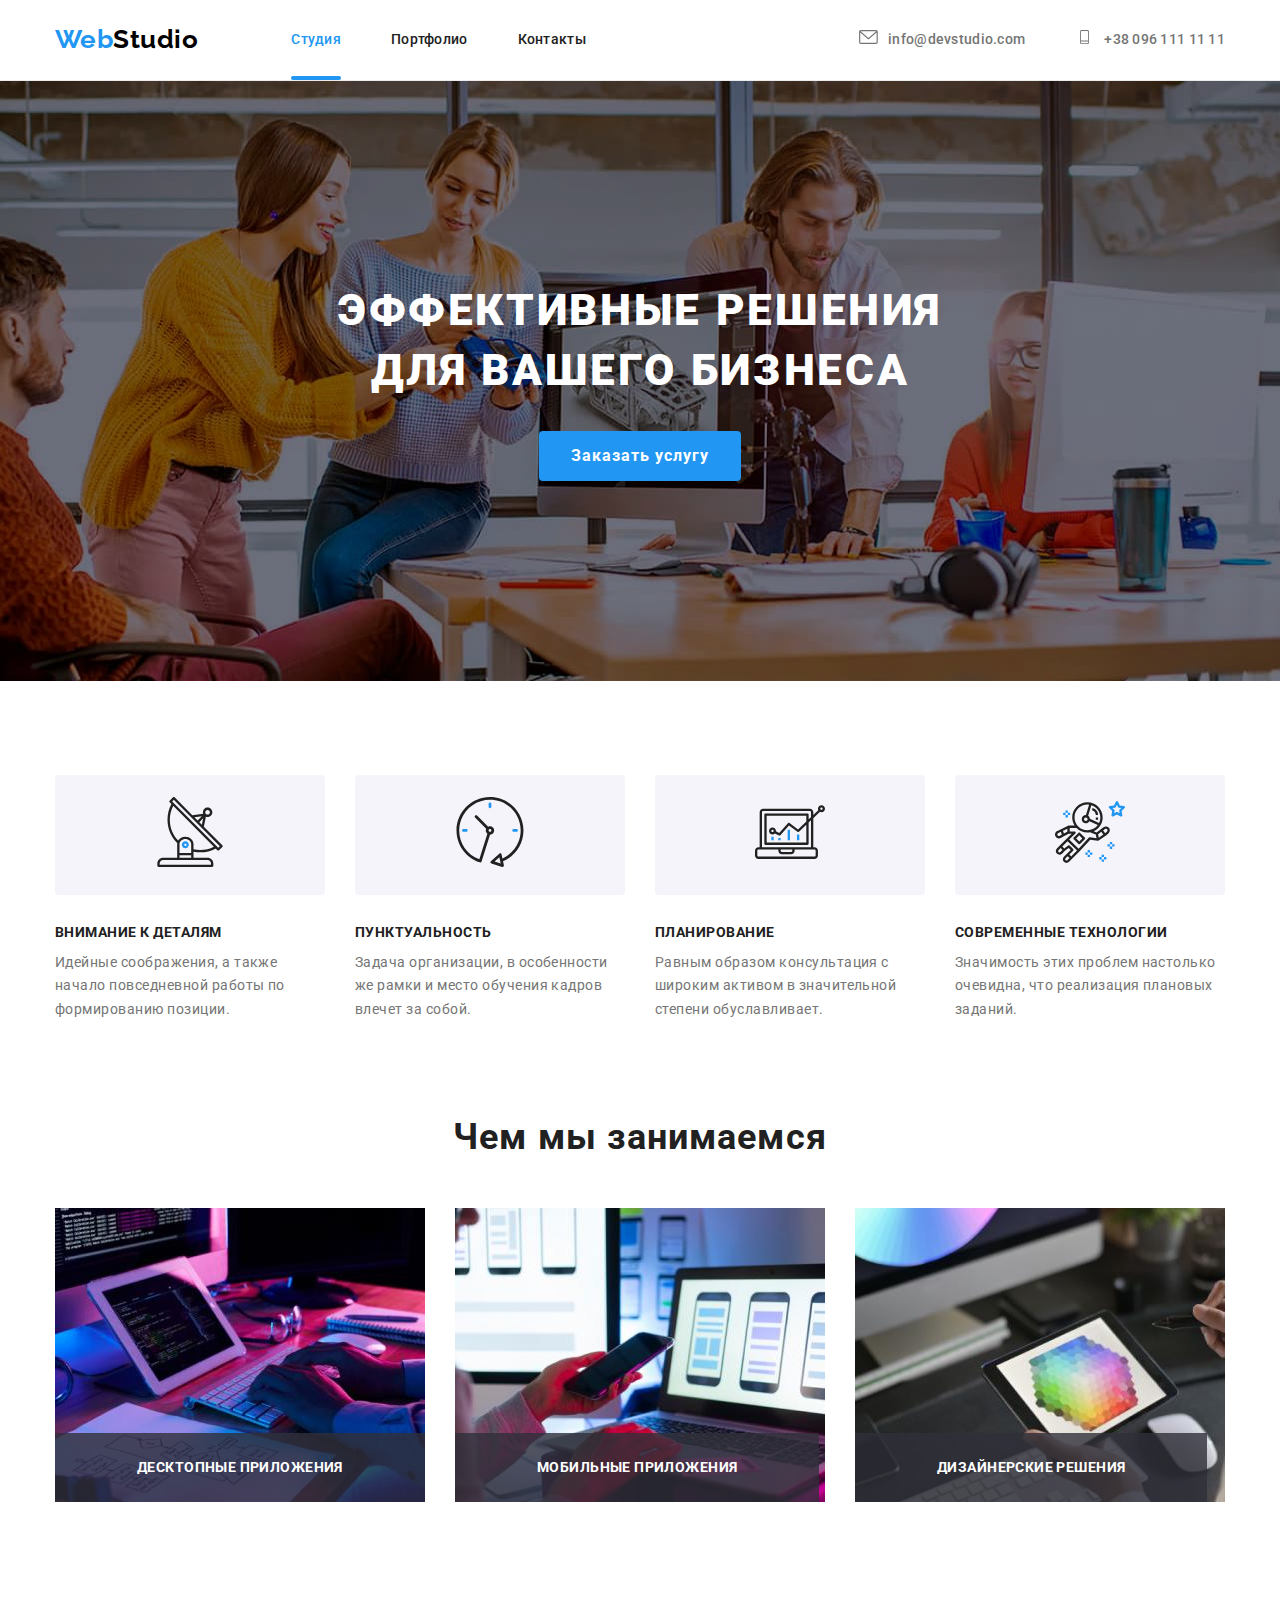
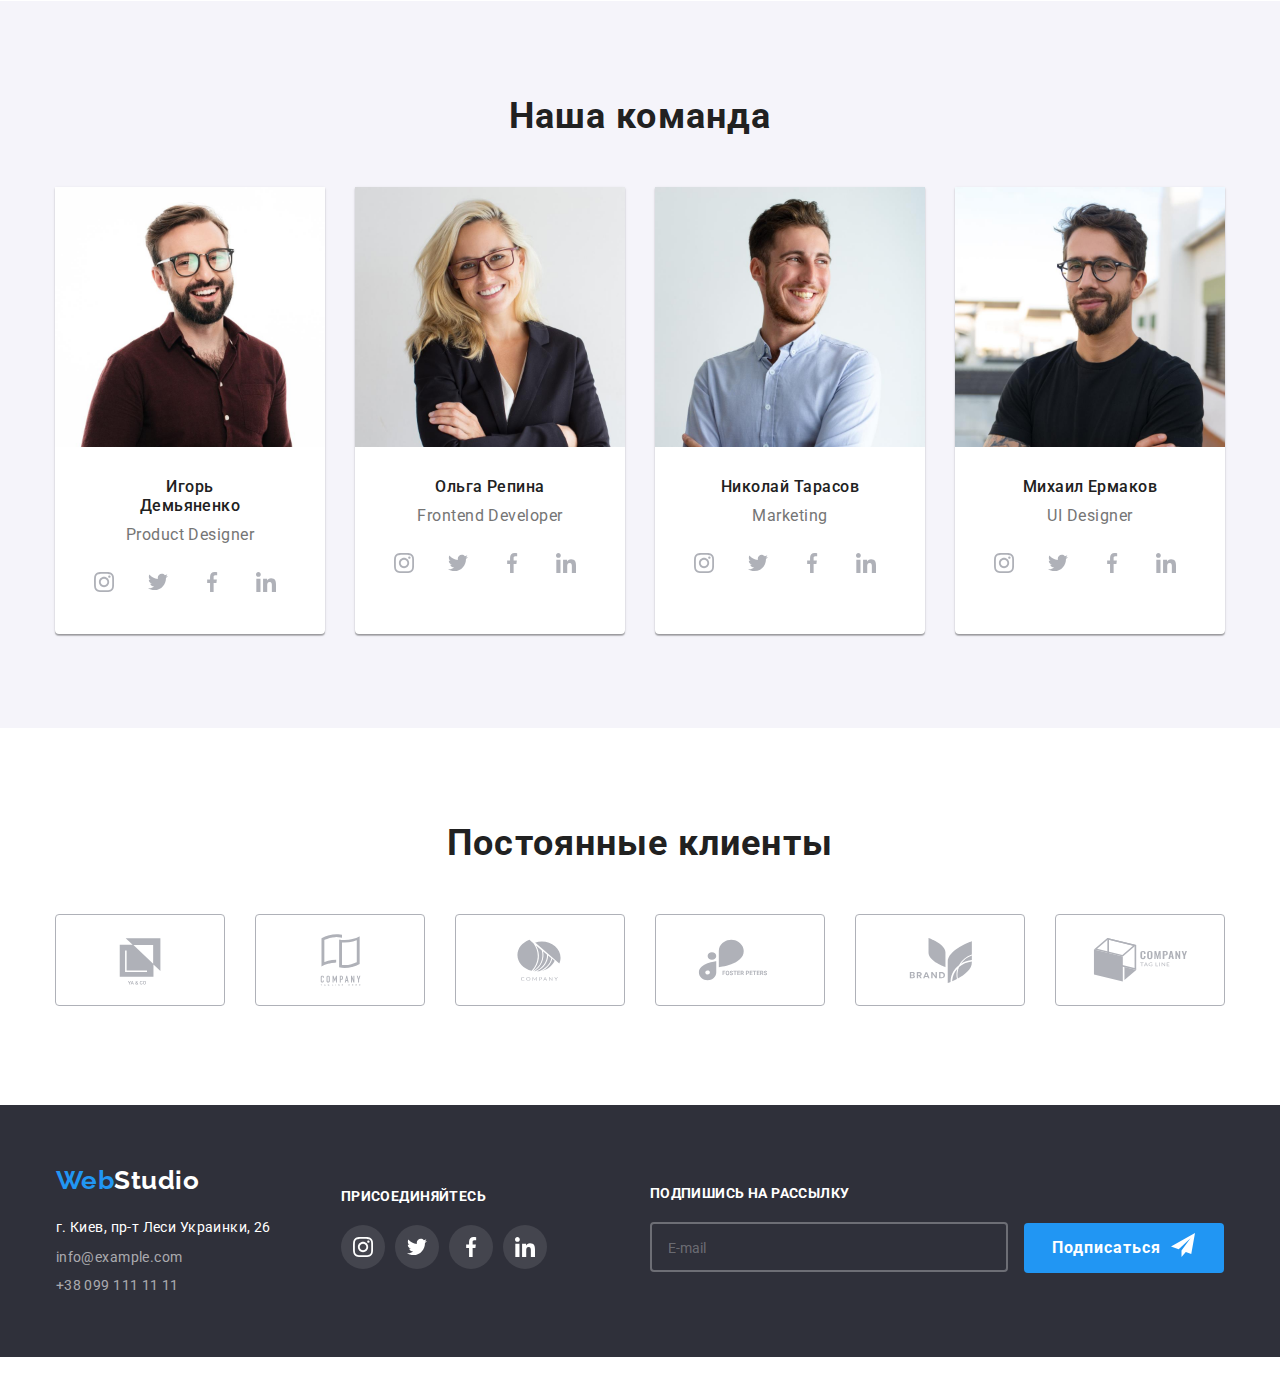
<file: index.html>
<!DOCTYPE html>
<html lang="ru">
<head>
    <meta charset="UTF-8">
    <meta http-equiv="X-UA-Compatible" content="IE=edge">
    <meta name="viewport" content="width=device-width, initial-scale=1.0">
    <link rel="preconnect" href="https://fonts.googleapis.com">
    <link rel="preconnect" href="https://fonts.gstatic.com" crossorigin>
    <link href="https://fonts.googleapis.com/css2?family=Raleway:wght@700&family=Roboto:wght@400;500;700;900&display=swap"
      rel="stylesheet">
    <link rel="stylesheet" href="https://cdnjs.cloudflare.com/ajax/libs/modern-normalize/1.1.0/modern-normalize.min.css">
    <link rel="stylesheet" href="./css/styles.css"/>
    <title>ВЕБ СТУДИЯ</title>
</head>
<body>
    <header class="header-page">
      <div class="container header-flex">
        <a href="./index.html" class="logo primary">Web<span class="part">Studio</span></a>
        <nav class="header-nav">
          <ul class="header-list list">
            <li class="header-item"><a href="./index.html" class="menu current">Студия</a></li>
            <li class="header-item"><a href="./portfolio.html" class="menu">Портфолио</a></li>
            <li class="header-item"><a href="" class="menu">Контакты</a></li>
          </ul>
        </nav>
          <ul class="contacts-list list">
            <li class="contact-item"><a href="mailto:info@devstudio.com" class="link mail">
              <svg class="mail-icon" width="19" height="14">
                <use href="./images/symbol-defs.svg#icon-envelope"></use>
              </svg>info@devstudio.com</a></li>
            <li class="contact-item"><a href="tel:+380961111111" class="link">
              <svg class="phone-icon" width="19" height="14">
                <use href="./images/symbol-defs.svg#icon-phone"></use>
              </svg>+38 096 111 11 11</a></li>
          </ul>
      </div>
    </header>
  <main>
<!--                       SECTION HERO                     -->
      
    <section class="hero">
          <h1 class="hero-title">Эффективные решения <br>для вашего бизнеса</h1>
          <button type="button" class="button" data-modal-open>Заказать услугу</button>
    </section>
          <!--                   SECTION DESCRIPTION              -->
    <section class="benefits">
        <h2 class="visually-hidden">Наши преимущества</h2>
        <div class="container benefits">
        <ul class="benefits list">
            <li class="benefits-item">
              <div class="benefits-item-wrap">
                <a href="#"><svg class="benefits-item-icon" width="70" height="70">
                    <use href="./images/symbol-defs.svg#icon-antenna">
                </a>
              </div>
                <h3 class="title">Внимание к деталям</h3>
                <p class="content">Идейные соображения, а также начало повседневной работы по формированию позиции.</p>
            </li>
            <li class="benefits-item">
              <div class="benefits-item-wrap">
                <a href=""><svg class="benefits-item-icon" width="70" height="70">
                    <use href="./images/symbol-defs.svg#icon-clock"></a></div>
                <h3 class="title">Пунктуальность</h3>
                <p class="content">Задача организации, в особенности же рамки и место обучения кадров влечет за собой.</p>
            </li>
            <li class="benefits-item">
              <div class="benefits-item-wrap">
              <a href=""><svg class="benefits-item-icon" width="70" height="70">
                  <use href="./images/symbol-defs.svg#icon-diagram"></a></div>
                <h3 class="title">Планирование</h3>
                <p class="content">Равным образом консультация с широким активом в значительной степени обуславливает.</p>
            </li>
            <li class="benefits-item">
              <div class="benefits-item-wrap">
                <a href=""><svg class="benefits-item-icon" width="70" height="70">
                    <use href="./images/symbol-defs.svg#icon-astronaut"></a></div>
                <h3 class="title">Современные технологии</h3>
                <p class="content">Значимость этих проблем настолько очевидна, что реализация плановых заданий.</p>
            </li>
        </ul>
        </div>

      <h2 class="development-title">Чем мы занимаемся</h2>
    <div class="container development">
      <ul class="development list">
          <li class="development-item">
            <div class="development-wrap">
            <img src="./images/box1.jpg" width=370 alt="вэб разработка">
            <p class="development-content">ДЕСКТОПНЫЕ ПРИЛОЖЕНИЯ</p></div></li>
          <li class="development-item">
            <div class="development-wrap">
            <img src="./images/box2.jpg" width=370 alt="мобильная разработка">
            <p class="development-content">МОБИЛЬНЫЕ ПРИЛОЖЕНИЯ</p></div></li>
          <li class="development-item">
            <div class="development-wrap">
            <img src="./images/box3.jpg" width=370 alt="адаптивный дизайн">
            <p class="development-content">ДИЗАЙНЕРСКИЕ РЕШЕНИЯ</p></div></li>
      </ul>
    </div>
  </section>
   
    

    <!--             Section Our Team                    -->
    
    <section class="section-team">
      <div class="container team">
      <h2 class="team-title">Наша команда</h2>
        <ul class="team-list list">
          <li class="team-item">
              <img class="team-img" src="./images/igor-photo.jpg" width=270 alt="продук дизайнер">
             <div class="employee">
              <h3 class="team-member">Игорь Демьяненко</h3>
              <p class="member-position">Product Designer</p>
              <ul class="member-social-list list">
                <li class="member-social-items">
                  <a href="" class="member-social-link">
                    <svg class="member-social-icon" width="20" height="20">
                      <use href="./images/symbol-defs.svg#icon-instagram">
                  </a>
                </li>
                <li class="member-social-items"><a href="#" class="member-social-link">
                  <svg class="member-social-icon" width="20" height="20">
                    <use href="./images/symbol-defs.svg#icon-twitter">
                    </a>
                  </li>
                <li class="member-social-items"><a href="#" class="member-social-link">
                  <svg class="member-social-icon" width="20" height="20">
                    <use href="./images/symbol-defs.svg#icon-facebook">
                    </a>
                  </li>
                <li class="member-social-items"><a href="#" class="member-social-link">
                  <svg class="member-social-icon" width="20" height="20">
                    <use href="./images/symbol-defs.svg#icon-linkedin">
                    </a>
                  </li>
              </ul>
            </div>
          </li>
          <li class="team-item">
              <img class="team-img" src="./images/olga-photo.jpg" width=270 alt="фронтэнд разработчик">
             <div class="employee">
              <h3 class="team-member">Ольга Репина</h3>
              <p class="member-position">Frontend Developer</p>
              <ul class="member-social-list list">
                <li class="member-social-items">
                  <a href="#" class="member-social-link">
                    <svg class="member-social-icon" width="20" height="20">
                      <use href="./images/symbol-defs.svg#icon-instagram">
                  </a>
                </li>
                <li class="member-social-items"><a href="#" class="member-social-link">
                  <svg class="member-social-icon" width="20" height="20">
                    <use href="./images/symbol-defs.svg#icon-twitter">
                    </a>
                  </li>
                <li class="member-social-items"><a href="#" class="member-social-link">
                  <svg class="member-social-icon" width="20" height="20">
                    <use href="./images/symbol-defs.svg#icon-facebook">
                    </a>
                  </li>
                <li class="member-social-items"><a href="#" class="member-social-link">
                  <svg class="member-social-icon" width="20" height="20">
                    <use href="./images/symbol-defs.svg#icon-linkedin">
                    </a>
                  </li>
              </ul>
            </div>
          </li>
          <li class="team-item">
              <img class="team-img" src="./images/mykola-photo.jpg" width=270 alt="маркетинг">
              <div class="employee">
                <h3 class="team-member">Николай Тарасов</h3>
                <p class="member-position">Marketing</p>
                <ul class="member-social-list list">
                  <li class="member-social-items">
                    <a href="" class="member-social-link">
                      <svg class="member-social-icon" width="20" height="20">
                        <use href="./images/symbol-defs.svg#icon-instagram">
                    </a>
                  </li>
                  <li class="member-social-items"><a href="" class="member-social-link">
                    <svg class="member-social-icon" width="20" height="20">
                      <use href="./images/symbol-defs.svg#icon-twitter">
                      </a>
                    </li>
                  <li class="member-social-items"><a href="" class="member-social-link">
                    <svg class="member-social-icon" width="20" height="20">
                      <use href="./images/symbol-defs.svg#icon-facebook">
                      </a>
                    </li>
                  <li class="member-social-items"><a href="" class="member-social-link">
                    <svg class="member-social-icon" width="20" height="20">
                      <use href="./images/symbol-defs.svg#icon-linkedin">
                      </a>
                    </li>
                </ul>
              </div>
          </li>
          <li class="team-item">
              <img class="team-img" src="./images/mychail-photo.jpg" width=270 alt="дизайнер">
              <div class="employee">
                <h3 class="team-member">Михаил Ермаков</h3>
                <p class="member-position">UI Designer</p>
                <ul class="member-social-list list">
                  <li class="member-social-items">
                    <a href="" class="member-social-link">
                      <svg class="member-social-icon" width="20" height="20">
                        <use href="./images/symbol-defs.svg#icon-instagram">
                    </a>
                  </li>
                  <li class="member-social-items"><a href="" class="member-social-link">
                    <svg class="member-social-icon" width="20" height="20">
                      <use href="./images/symbol-defs.svg#icon-twitter">
                      </a>
                    </li>
                  <li class="member-social-items"><a href="" class="member-social-link">
                    <svg class="member-social-icon" width="20" height="20">
                      <use href="./images/symbol-defs.svg#icon-facebook">
                      </a>
                    </li>
                  <li class="member-social-items"><a href="" class="member-social-link">
                    <svg class="member-social-icon" width="20" height="20">
                      <use href="./images/symbol-defs.svg#icon-linkedin">
                      </a>
                    </li>
                </ul>
              </div>
        </ul>
      </div>
    </section>
     <!--                   SECTION REGULAR CUSTOMERS             -->

     <section class="our-customers">
      <h2 class="customers-title">Постоянные клиенты</h2>
      <div class="container customers">
        <ul class="customers-list list">
<li class="customers-item">
<a href="" class="customers-item-link"><svg class="customers-item-icon">
              <use href="./images/symbol-defs.svg#icon-logo-1" width="106" height="60"></a></li>
<li class="customers-item">
            <a href="" class="customers-item-link"><svg class="customers-item-icon">
              <use href="./images/symbol-defs.svg#icon-logo-2" width="106" height="60"></a></li>
<li class="customers-item">
            <a href="" class="customers-item-link"><svg class="customers-item-icon">
              <use href="./images/symbol-defs.svg#icon-logo-3" width="106" height="60"></a></li>
<li class="customers-item">
          <a href="" class="customers-item-link"><svg class="customers-item-icon">
            <use href="./images/symbol-defs.svg#icon-logo-4" width="106" height="60"></a></li>
<li class="customers-item">
          <a href="" class="customers-item-link"><svg class="customers-item-icon">
          <use href="./images/symbol-defs.svg#icon-logo-5" width="106" height="60"></a></li>
          
<li class="customers-item">
          <a href="" class="customers-item-link"><svg class="customers-item-icon">
          <use href="./images/symbol-defs.svg#icon-logo-6" width="106" height="60"></a></li>
      </ul>
    </div>
    </section>
  </main>

<!--  SECTION FOOTER  -->

    <footer class="footer section">
      <div class="right-footer-wrapper container">
        <div class="left-footer">
          <a href="./index.html" class="logo secondary">Web<span class="part">Studio</span></a>
          <address>
            <ul class="address list">
              <li class="item-li"><a href="" class="post">г. Киев, пр-т Леси Украинки, 26</a></li>
              <li class="item-li"><a href="mailto:info@example.com" class="item">info@example.com</a></li>
              <li class="item-li"><a href="tel:+380991111111" class="item">+38 099 111 11 11</a></li>
            </ul>
         </address>
        </div>
        <div class="center-footer">
          <h2 class="footer-social-title">Присоединяйтесь</h2>
          <ul class="footer-social-links list">        
          <li class="footer-social-items"><a href="" class="footer-social-link">
              <svg class="footer-social-icon" width="20" height="20">
                <use href="./images/symbol-defs.svg#icon-instagram"></a>
          </li>
          <li class="footer-social-items"><a href="" class="footer-social-link">
            <svg class="footer-social-icon" width="20" height="20">
              <use href="./images/symbol-defs.svg#icon-twitter"></a>
            </li>
          <li class="footer-social-items"><a href="" class="footer-social-link">
            <svg class="footer-social-icon" width="20" height="20">
              <use href="./images/symbol-defs.svg#icon-facebook"></a>
            </li>
          <li class="footer-social-items"><a href="" class="footer-social-link">
            <svg class="footer-social-icon" width="20" height="20">
              <use href="./images/symbol-defs.svg#icon-linkedin"></a>
            </li>
        </ul>
        </div>
        <div class="right-footer">
          <h2 class="footer-social-title">ПОДПИШИСЬ НА РАССЫЛКУ</h2>
          <input class="subscraber-input" type="email" name="" placeholder="E-mail" required value="" minlength="5" maxlength="20" />
          <button class="button submit" type="submit">
            <span class="button-text">Подписаться</span>
            <span class="icon-button">
              <svg class="icon-send">
                <use href="./images/symbol-defs.svg#]icon-send" width="24" height="24">
                </use>
              </svg>
            </span>
          </button>
        </div>
      </div>
           <!-- MODAL SECTION -->
           <div class="backdrop is-hidden" data-modal>
            <div class="modal">
              <button data-modal-close class="modal-close-btn">
                <svg class="close-icon"><use href="./images/symbol-defs.svg#icon-close" width="11" height="11"></use></button>
               <p class="modal-title">Оставьте свои данные, мы вам перезвоним</p>
               <form class="form" autocomplete="off">
                     <label class="form-field" for="name">
                      <span class="form-label">Имя</span> 
                      <div class="input-wrap">
                        <input type="text" class="form-input" name="name" placeholder=" "/>
                        <svg class="icon-modal"><use href="./images/symbol-defs.svg#icon-person-modal" width="18" height="18">
                        </use></svg>
                      </div>
                     </label>
                     <label class="form-field" for="name">
                      <span class="form-label">Телефон</span>
                      <div class="input-wrap">
                       <input type="phone" class="form-input" name="phone" placeholder=" "/>
                       <svg class="icon-modal"><use href="./images/symbol-defs.svg#icon-phone-modal" width="18" height="18">
                       </use></svg>
                      </div>
                     </label>
                     <label class="form-field" for="name">
                      <span class="form-label">Почта</span>
                      <div class="input-wrap">
                        <input type="email" class="form-input" name="email" placeholder=" " />
                       <svg class="icon-modal"><use href="./images/symbol-defs.svg#icon-email-modal" width="18" height="18">
                       </use></svg>
                      </div>
                     </label>
                     <label>
                       <textarea class="form-feedback" placeholder="Введите текст"></textarea>
                       <span class="textarea-title">Комментарий</span>
                      </label>
                           <div class="modal-field">
                               <input type="checkbox" class="modal-check visually-hidden" name="agree" id="agree"/>
                               <label for="agree" class="modal-check-text">
                                 Cоглашаюсь с рассылкой и принимаю&nbsp;
                                 <a class="policy" href="#">Условия Договора</a>
                               </label>
                           </div>
                         <span class="button-modal"><button class="button modal" type="submit" data-modal-close>Отправить</button></span>
               </form>
             </div>
           </div>
      </footer>
<script src="./js/modal.js">
</script>
</body>
</html>
</file>
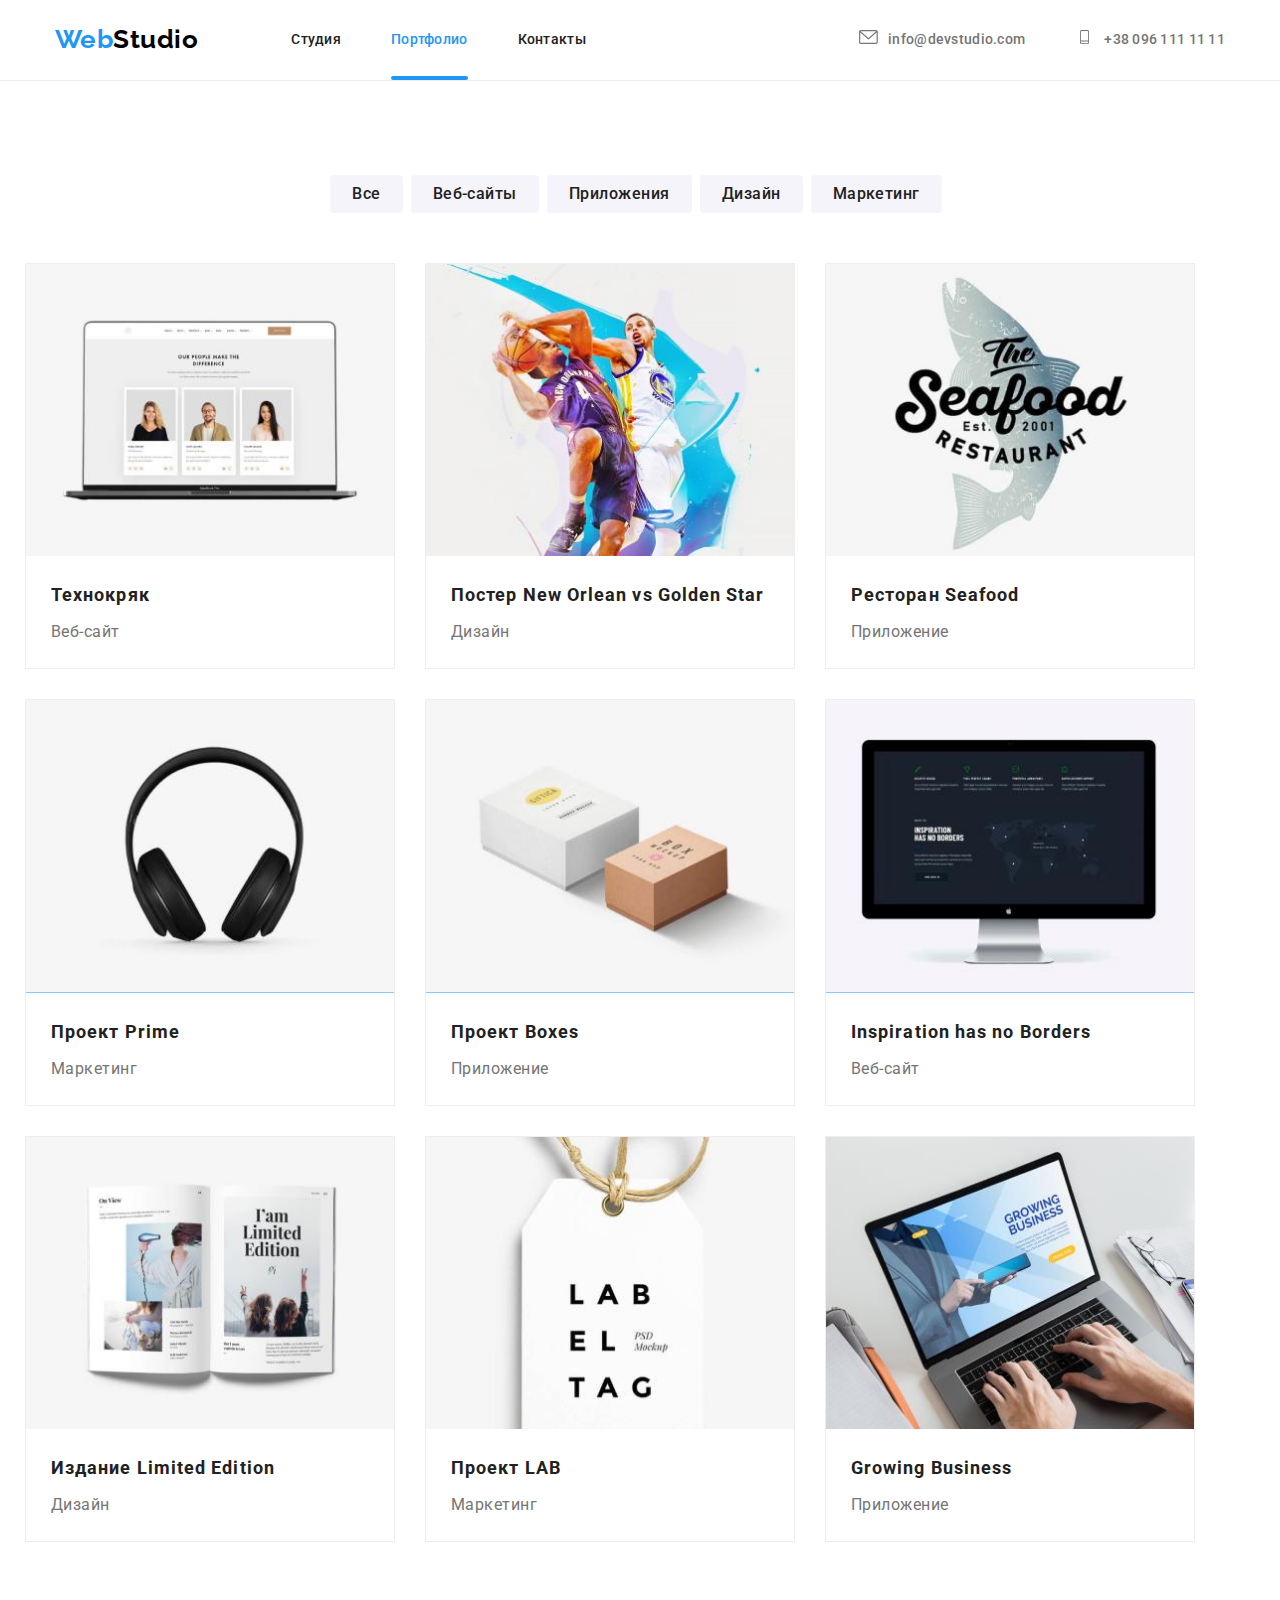
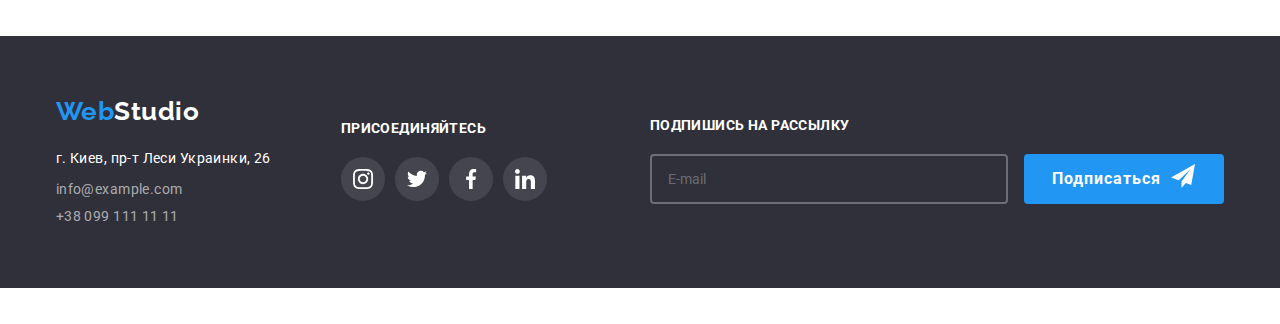
<file: portfolio.html>
<!DOCTYPE html>
<html lang="ru">

<head>
    <meta charset="UTF-8">
    <meta http-equiv="X-UA-Compatible" content="IE=edge">
    <meta name="viewport" content="width=device-width, initial-scale=1.0">
    <link rel="preconnect" href="https://fonts.googleapis.com">
    <link rel="preconnect" href="https://fonts.gstatic.com" crossorigin>
    <link
        href="https://fonts.googleapis.com/css2?family=Raleway:wght@700&family=Roboto:wght@400;500;700;900&display=swap"
        rel="stylesheet">
    <link rel="stylesheet"
        href="https://cdnjs.cloudflare.com/ajax/libs/modern-normalize/1.1.0/modern-normalize.min.css">
    <link rel="stylesheet" href="./css/styles.css" />
    <title>ВЕБ СТУДИЯ</title>
</head>
<body>
  <header class="header-page">
    <div class="container header-flex">
      <a href="./index.html" class="logo primary">Web<span class="part">Studio</span></a>
      <nav class="header-nav">
        <ul class="header-list list">
          <li class="header-item"><a href="./index.html" class="menu">Студия</a></li>
          <li class="header-item"><a href="./portfolio.html" class="menu current">Портфолио</a></li>
          <li class="header-item"><a href="" class="menu">Контакты</a></li>
        </ul>
      </nav>
        <ul class="contacts-list list">
          <li class="contact-item"><a href="mailto:info@devstudio.com" class="link mail">
            <svg class="mail-icon" width="19" height="14">
              <use href="./images/symbol-defs.svg#icon-envelope"></use>
            </svg>info@devstudio.com</a></li>
          <li class="contact-item"><a href="tel:+380961111111" class="link">
            <svg class="phone-icon" width="19" height="14">
              <use href="./images/symbol-defs.svg#icon-phone"></use>
            </svg>+38 096 111 11 11</a></li>
        </ul>
    </div>
  </header>
    <main>
        <!--                  NAVIGATION PORTFOLIO                      -->
        <section>
        <h1 class="visually-hidden ">Навигация по портфолио</h1>
        <div class="container">
            <ul class="portfolio portfolio-nav list">
                <li class="item"><button type="button" class="link">Все</button></li>
                <li class="item"><button type="button" class="link">Веб-сайты</button></li>
                <li class="item"><button type="button" class="link">Приложения</button></li>
                <li class="item"><button type="button" class="link">Дизайн</button></li>
                <li class="item"><button type="button" class="link">Маркетинг</button></li>
            </ul>
        </div>
        <!--                   EXAMPLES GRID                            -->
        <div class="container examples">
            <ul class="examples-nav list">
                <li class="flex-elements">
                  <div class="examples-item-wrap">
                    <a class="examples link" href=""><img src="./images/technokryak.jpg" width=370 alt="Технокряк вэбсайт">
                      <p class="examples-content">Ресурс предлагает комплексные предложения с разным уровнем функционала и сервисов.
                        Все это позволит посетителю получить исчерпывающие сведения о компании или частном лице.</p></div>
                      <div class="examples-wrap">
                        <h2 class="title">Технокряк</h2>
                        <p class="content">Веб-сайт</p></div>
                    </a>
                </li>
                <li class="flex-elements">
                  <div class="examples-item-wrap">
                    <a class="examples link" href=""><img src="./images/poster.jpg" width=370 alt="Дизайн постер">
                     <p class="examples-content">Ресурс предлагает комплексные предложения с разным уровнем функционала и сервисов.
                        Все это позволит посетителю получить исчерпывающие сведения о компании или частном лице.</p></div>
                        <div class="examples-wrap">
                        <h2 class="title">Постер New Orlean vs Golden Star</h2>
                        <p class="content">Дизайн</p>
                    </div>
                    </a>
                </li>
                <li class="flex-elements">
                  <div class="examples-item-wrap">
                    <a class="examples link" href=""><img src="./images/seafood.jpg" width=370 alt="Ресторан">
                     <p class="examples-content">Ресурс предлагает комплексные предложения с разным уровнем функционала и сервисов.
                        Все это позволит посетителю получить исчерпывающие сведения о компании или частном лице.</p></div>
                        <div class="examples-wrap">
                        <h2 class="title">Ресторан Seafood</h2>
                        <p class="content">Приложение</p>
                    </div>
                    </a>
                </li>
                <li class="flex-elements">
                  <div class="examples-item-wrap">
                    <a class="examples link" href=""><img src="./images/project-prime.jpg" width=370 alt="Проект прайм">
                     <p class="examples-content">Ресурс предлагает комплексные предложения с разным уровнем функционала и сервисов.
                        Все это позволит посетителю получить исчерпывающие сведения о компании или частном лице.</p></div>
                        <div class="examples-wrap">
                        <h2 class="title">Проект Prime</h2>
                        <p class="content">Маркетинг</p>
                    </div>
                    </a>
                </li>
                <li class="flex-elements">
                  <div class="examples-item-wrap">
                    <a class="examples link" href=""><img src="./images/project-boxes.jpg" width=370 alt="проект боксес">
                     <p class="examples-content">Ресурс предлагает комплексные предложения с разным уровнем функционала и сервисов.
                        Все это позволит посетителю получить исчерпывающие сведения о компании или частном лице.</p></div>
                        <div class="examples-wrap">
                        <h2 class="title">Проект Boxes</h2>
                        <p class="content">Приложение</p>
                    </div>
                    </a>
                </li>
                <li class="flex-elements">
                  <div class="examples-item-wrap">
                    <a class="examples link" href=""><img src="./images/inspiration.jpg" width=370 alt="Вжохновение">
                     <p class="examples-content">Ресурс предлагает комплексные предложения с разным уровнем функционала и сервисов.
                        Все это позволит посетителю получить исчерпывающие сведения о компании или частном лице.</p></div>
                        <div class="examples-wrap">
                        <h2 class="title">Inspiration has no Borders</h2>
                        <p class="content">Веб-сайт</p>
                    </div>
                    </a>
                </li>
                <li class="flex-elements">
                  <div class="examples-item-wrap">
                    <a class="examples link" href=""><img src="./images/limited-edition.jpg" width=370 alt="Издание вэбсайт">
                      <p class="examples-content">Ресурс предлагает комплексные предложения с разным уровнем функционала и сервисов.
                        Все это позволит посетителю получить исчерпывающие сведения о компании или частном лице.</p></div>
                    <div class="examples-wrap">
                        <h2 class="title">Издание Limited Edition</h2>
                        <p class="content">Дизайн</p>
                    </div>
                    </a>
                </li>
                <li class="flex-elements">
                  <div class="examples-item-wrap">
                    <a class="examples link" href=""><img src="./images/project-lab.jpg" width=370 alt="Проект ЛАБ">
                    <p class="examples-content">Ресурс предлагает комплексные предложения с разным уровнем функционала и сервисов.
                        Все это позволит посетителю получить исчерпывающие сведения о компании или частном лице.</p></div>
                        <div class="examples-wrap">
                    <h2 class="title">Проект LAB</h2>
                    <p class="content">Маркетинг</p>
                   </div>
                    </a>
                </li>
                <li class="flex-elements">
                  <div class="examples-item-wrap">
                    <a class="examples link" href=""><img src="./images/growing-bussiness.jpg" width=370 alt="Растущий бизнес">
                     <p class="examples-content">Ресурс предлагает комплексные предложения с разным уровнем функционала и сервисов.
                        Все это позволит посетителю получить исчерпывающие сведения о компании или частном лице.</p></div>
                        <div class="examples-wrap">
                        <h2 class="title">Growing Business</h2>
                        <p class="content">Приложение</p>
                    </div>
                    </a>
                </li>
            </ul>
        </div>
        </section>
    </main>
      <!--  SECTION FOOTER  -->
      <footer class="footer section">
        <div class="right-footer-wrapper container">
          <div class="left-footer">
            <a href="./index.html" class="logo secondary">Web<span class="part">Studio</span></a>
            <address>
              <ul class="address list">
                <li class="item-li"><a href="" class="post">г. Киев, пр-т Леси Украинки, 26</a></li>
                <li class="item-li"><a href="mailto:info@example.com" class="item">info@example.com</a></li>
                <li class="item-li"><a href="tel:+380991111111" class="item">+38 099 111 11 11</a></li>
              </ul>
           </address>
          </div>
          <div class="center-footer">
            <h2 class="footer-social-title">Присоединяйтесь</h2>
            <ul class="footer-social-links list">        
            <li class="footer-social-items"><a href="" class="footer-social-link">
                <svg class="footer-social-icon" width="20" height="20">
                  <use href="./images/symbol-defs.svg#icon-instagram"></a>
            </li>
            <li class="footer-social-items"><a href="" class="footer-social-link">
              <svg class="footer-social-icon" width="20" height="20">
                <use href="./images/symbol-defs.svg#icon-twitter"></a>
              </li>
            <li class="footer-social-items"><a href="" class="footer-social-link">
              <svg class="footer-social-icon" width="20" height="20">
                <use href="./images/symbol-defs.svg#icon-facebook"></a>
              </li>
            <li class="footer-social-items"><a href="" class="footer-social-link">
              <svg class="footer-social-icon" width="20" height="20">
                <use href="./images/symbol-defs.svg#icon-linkedin"></a>
              </li>
          </ul>
          </div>
          <div class="right-footer">
            <h2 class="footer-social-title">ПОДПИШИСЬ НА РАССЫЛКУ</h2>
            <input class="subscraber-input" type="email" name="" placeholder="E-mail" required value="" minlength="5" maxlength="20" />
            <button class="button submit" type="submit">
              <span class="button-text">Подписаться</span>
              <span class="icon-button">
                <svg class="icon-send">
                  <use href="./images/symbol-defs.svg#]icon-send" width="24" height="24">
                  </use>
                </svg>
              </span>
            </button>
          </div>
        </div>
        </footer>
    </body>
</html>
</file>
<file: css/styles.css>
:root {
  --primary-text-color: #212121;
  --secondary-text-color:#757575;
  --accent-text-color: #2196f3;
  --bg-primary-color: #ffffff;
  --bg-secondary-color: #f5f4fa;
  --bg-footer-color: #2f303a;
}

h1, h2, h3, p, ul {
margin: 0;
}

img {
  display: block;
  width: 100%;
  height: auto;
}

a,
a:visited {
  cursor: pointer;

  -webkit-transition: 1s ease-in-out;
       -moz-transition: 1s ease-in-out;
        -ms-transition: 1s ease-in-out;
         -o-transition: 1s ease-in-out;
            transition: 1s ease-in-out;
}

a:hover,
a:active {
  text-decoration: none;
  opacity: 0.8;
  cursor: pointer;
  
  -webkit-transition: 1s ease-in-out;
       -moz-transition: 1s ease-in-out;
        -ms-transition: 1s ease-in-out;
         -o-transition: 1s ease-in-out;
            transition: 1s ease-in-out;
}

ul, ol {
  margin: 0;
  padding: 0;
}

button {
  padding: 0;
  border: none;
  font: inherit;
  color: inherit;
  background-color: transparent;
  cursor: pointer;
}

.button {
transition-property: background-color;
transition-duration: 250ms;
transition-timing-function: cubic-bezier(0.4, 0, 0.2, 1);
-moz-transition: background-color 0.8s 0.1s ease;
-o-transition: background-color 0.8s 0.1s ease;
-webkit-transition: background-color 0.8s 0.1s ease;

}

address {
  font-style: normal;
}

.link {
  text-decoration: none;

  transition-property: color;
  transition-duration: 250ms;
  transition-timing-function: cubic-bezier(0.4, 0, 0.2, 1);

  -moz-transition: color 0.8s 0.1s ease;
  -o-transition: color 0.8s 0.1s ease;
  -webkit-transition: color 0.8s 0.1s ease;
}

.list {
  list-style: none;
  padding: 0;
  margin: 0;
}

body {
  color: var(--primary-text-color);
  font-family: "Roboto", sans-serif;
  letter-spacing: 0.03em;
}

.visually-hidden  {
  position: absolute;
  white-space: nowrap;
  width: 1px;
  height: 1px;
  overflow: hidden;
  border: 0;
  padding: 0;
  clip-path: inset(100%);
  clip: rect(0 0 0 0);
  margin: -1px;
}
/* -------------------- SETTINGS ----------------------- */
.container {
  width: 1200px;
  padding-left: 15px;
  padding-right: 15px;
  margin: 0 auto;
}
section {
  padding-top: 94px;
  padding-bottom: 94px;
}

/* -------------------- SECTION NAVIGATION ------------- */
.header-page {
  background: var(--bg-primary-color);
  margin-top: 24px;
  padding-bottom: 25px;
  border-bottom: 1px solid #ECECEC;
  
}
/* -------------------- SECTION LOGO ----------------------- */


.logo {
  color: var(--accent-text-color);
  font-family: Raleway;
  font-weight: 700;
  font-size: 26px;
  line-height: 1.19;
  text-decoration: none;

  transition-property: background-color;
  transition-duration: 250ms;
  transition-timing-function: cubic-bezier(0.4, 0, 0.2, 1);

  -moz-transition: background-color 0.8s 0.1s ease;
  -o-transition: background-color 0.8s 0.1s ease;
  -webkit-transition: background-color 0.8s 0.1s ease;
}

.logo.primary .part {
  color: #000;
  margin-right: 93px;
}

.logo.secondary .part {
  color: #ffffff;
  margin-bottom: 20px;
}

.menu {
  color: inherit;
  font-weight: 500;
  font-size: 14px;
  line-height: 1.14;
  letter-spacing: 0.02em;
  text-decoration: none;
  position: relative;

  transition-property: background-color;
  transition-duration: 250ms;
  transition-timing-function: cubic-bezier(0.4, 0, 0.2, 1);

  -moz-transition: background-color 0.8s 0.1s ease;
  -o-transition: background-color 0.8s 0.1s ease;
  -webkit-transition: background-color 0.8s 0.1s ease;

}
.menu.current::after {
  content:"";
  position: absolute;
  width: 100%;
  height: 4px;
  border-radius: 2px;
  background-color: var(--accent-text-color);
  left: 0;
  top: 45px;

}

.header-list {
  display: flex;
}

.contacts-list {
  display: flex;
  margin-left: auto;
}

.header-item:not(:last-child) {
margin-right: 50px;
}

.contact-item:not(:last-child) {
  margin-right: 50px;
  }

.header-flex {
  display: flex;
  align-items: center;
  
}

.header-page .link {

  color: var(--secondary-text-color);
  font-weight: 500;
  font-size: 14px;
  line-height: 1.14;
  letter-spacing: 0.02em;
  text-decoration: none;

}

.menu.current {
  color: var(--accent-text-color);
} 


.header-page .menu:hover,
.header-page .menu:focus,
.header-page .link:hover,
.header-page .link:focus {
  color: var(--accent-text-color);
}

.mail-icon, .phone-icon {
  fill: #757575; 
  margin-right: 10px; 

  transition-property: fill;
  transition-duration: 250ms;
  transition-timing-function: cubic-bezier(0.4, 0, 0.2, 1);

  -moz-transition: fill 0.8s 0.1s ease;
  -o-transition: fill 0.8s 0.1s ease;
  -webkit-transition: fill 0.8s 0.1s ease;
}

.header-page .link:hover
.mail-icon {
  fill: var(--accent-text-color);
}
.header-page .link:focus
.mail-icon {
  fill: var(--accent-text-color);
}
.header-page .link:hover
.phone-icon {
  fill: var(--accent-text-color);
}
.header-page .link:focus
.phone-icon {
  fill: var(--accent-text-color);
}


.portfolio .link {
  background-color: var(--bg-secondary-color);
  cursor: pointer;
  font-family: inherit;
  font-weight: 500;
  font-size: 16px;
  line-height: 1.63;
  letter-spacing: 0.03em;
  padding: 6px 22px;
  margin-right: 8px;
  border-radius: 4px;
  border: 1px transparent;

  transition-property: background-color;
  transition-duration: 250ms;
  transition-timing-function: cubic-bezier(0.4, 0, 0.2, 1);

  -moz-transition: background-color 0.8s 0.1s ease;
  -o-transition: background-color 0.8s 0.1s ease;
  -webkit-transition: background-color 0.8s 0.1s ease;

  /* box-shadow: 0px 2px 2px 0px #0000001F;
  box-shadow: 0px 1px 2px 0px #00000014;
  box-shadow: 0px 3px 1px 0px #0000001A; */
}

.portfolio .link:hover,
.portfolio .link:focus {
  color: #ffffff;
  background-color: var(--accent-text-color);
  box-shadow: 0px 2px 2px 0px #0000001F;
  box-shadow: 0px 1px 2px 0px #00000014;
  box-shadow: 0px 3px 1px 0px #0000001A;
}

.portfolio-nav {
  display: flex;
  justify-content: center;
  margin-bottom: 50px;
}

.examples-nav {
  display: flex;
  flex-wrap: wrap;
}

.examples .title {
  font-weight: 700;
  font-size: 18px;
  line-height: 2;
  letter-spacing: 0.06em;
}

.examples .content {
  font-size: 16px;
  line-height: 1.87;
  color: var(--secondary-text-color);
}

.flex-elements .title {
  margin-bottom: 4px;
  color: var(--primary-text-color);
}

.examples-nav {
  margin-left: -30px;
}

.examples-nav .flex-elements {
  width: 370px;
  /* margin-left: 30px;
  margin-bottom: 30px; */
  border: 1px solid #EEEEEE;  
} 

.examples-nav .flex-elements:hover,
.examples-nav .flex-elements:focus {
  box-shadow: 0px 4px 4px rgba(0, 0, 0, 0.25);
}

/* .flex-elements:nth-child(3n) {
  margin-left: 0;
}

.flex-elements:nth-last-child(-n + 3) {
  margin-bottom: 0;
} */


.flex-elements:not(:nth-child(3n)) {
  margin-right: 30px;
}

.flex-elements:not(:nth-last-child(-n+3)) {
  margin-bottom: 30px;
}

/* -------------------- SECTION HERO ----------------------- */

.hero {
  text-align: center;
  background-color: var(--bg-footer-color);
  background-image: linear-gradient(rgba(0, 0, 0, 0.2), rgba(0, 0, 0, 0.2)),
  url(../images/hero-Img.jpg);
  background-repeat: no-repeat;
  background-size: cover;
  background-position: center;
  padding-top: 200px;
  padding-bottom: 200px;
}

.hero-title {
  margin-bottom: 30px;
  text-transform: uppercase;
  color: var(--bg-primary-color);
  font-weight: 900;
  font-size: 44px;
  line-height: 1.36;
  letter-spacing: 0.06em;
}

.button {
  display: inline-block;
  color: #ffffff;
  background-color: var(--accent-text-color);
  font-family: inherit;
  font-weight: 700;
  font-size: 16px;
  line-height: 1.88;
  letter-spacing: 0.06em;
  min-width: 200px;
  height: 50px;
  border-radius: 4px;
  border: 1px transparent;
  padding: 10px 32px;
}

.button:hover,
.button:focus {
background-color: var(--bg-primary-color);
color:var(--accent-text-color);
}

/* -------------------- SECTION REASONS ----------------------- */


.benefits-item-wrap {
  width: 270px;
  height: 120px;
  display: inline-flex;
  align-items: center;
  justify-content: center;
  background: #F5F4FA;
  border-radius: 4px;
  margin-bottom: 30px;
}

.benefits .title {
font-weight: 700;
font-size: 14px;
line-height: 1.14;
text-transform: uppercase;
margin-bottom: 10px;
}

.benefits .title:before {
content:'';
/* width: 270px;
height: 120px; */
display: block;
background: #000;
}

.benefits .content{
  font-size: 14px;
  line-height: 1.71;
  color: var(--secondary-text-color);
  margin-bottom: 94px;
}

.container .benefits {
  display: inline-flex;
  margin-right: auto;
}

.benefits-item:not(:last-child) {
  margin-right: 30px;
  }


/* -------------------- SECTION TEAM AND EXPERIANCE ----------------------- */

.development-title,
.team-title,
.customers-title {
  font-weight: 700;
  font-size: 36px;
  line-height: 1.17;
  letter-spacing: 0.03em;
  margin-bottom: 50px;
  text-align: center;
}

.container .development {
  display: inline-flex;
  align-items: center;
  justify-content: center;
}

.development-item {
  width: 370px;
}

.development-wrap,
.examples-item-wrap {
  position: relative;
  overflow: hidden;
}

.development-content {
  position: absolute;
  /* transform: translateY(100%);
  transition: transform 250ms; */
  padding: 27px 82px;
  bottom: 0;
  left:0;
  font-weight: 700;
  font-size: 14px;
  line-height: 1.14;
  text-align: center;
  letter-spacing: 0.03em;
  text-transform: uppercase;
  text-align: center;
  color: var(--bg-primary-color);
  background: rgba(47, 48, 58, 0.8);
}

.examples-content {
  position: absolute;
  transform: translateY(100%);
  transition: transform 250ms;
  padding: 63px 24px;
  bottom: 0;
  left:0;
  font-weight: 400;
  font-size: 18px;
  line-height: 1.56;
  letter-spacing: 0.03em;
  color: var(--bg-primary-color);
  background: rgba(33, 150, 243, 0.9);
}

.development-wrap:hover
.development-content {
  transform: translateY(0%);
}

/* .examples-item-wrap:hover */
.flex-elements:hover
.examples-content {
  transform: translateY(0%);
}

.development-item:not(:last-child) {
  margin-right: 30px;
  }

.container .team {
  display: inline-flex;
  margin-right: auto;
}

.section-team {
  background-color: var(--bg-secondary-color);
}

.team-img {
  margin-bottom: 30px;
}

.team-item {
  width: 270px;
  background-color: var(--bg-primary-color);
  text-align: center;
  border-radius: 0px 0px 4px 4px;
  box-shadow:
  0px 2px 1px rgba(0, 0, 0, 0.2),
  0px 1px 3px rgba(0, 0, 0, 0.12),
  0px 1px 1px rgba(0, 0, 0, 0.14);
  }

.team-item:not(:last-child) {
  margin-right: 30px;
  }

.team-list {
  display: flex;
}

.team-member ,
.member-position {
  font-weight: 500;
  font-size: 16px;
  line-height: 1.19;
  letter-spacing: 0.03em;
  margin-bottom: 10px;
}

.employee {
  padding: 0px 59px 30px 59px;
}

.examples-wrap {
  padding: 20px 24px;
  border: 1px solid transparent;
}

.member-position {
  font-weight: 400;
  margin-bottom: 16px;
  color: var(--secondary-text-color);
}
.member-social-list {
  display: flex;
  justify-content: center;
  }

.member-social-items {
  margin-right: 10px;
}

/* ----------------- SECTION SOCIAL ICONS -----------------*/

.member-social-link {
  width: 44px;
  height: 44px;
  border-radius: 50px;
  background-color: transparent;
  display: flex;
  align-items: center;
  justify-content: center;

  transition-property: background-color;
  transition-duration: 250ms;
  transition-timing-function: cubic-bezier(0.4, 0, 0.2, 1);

  -moz-transition: background-color 0.8s 0.1s ease;
  -o-transition: background-color 0.8s 0.1s ease;
  -webkit-transition: background-color 0.8s 0.1s ease;
}

.member-social-icon {
  fill: rgba(175, 177, 184, 1);
  transition-property: fill;
  transition-duration: 250ms;
  transition-timing-function: cubic-bezier(0.4, 0, 0.2, 1);
  -moz-transition: fill 0.8s 0.1s ease;
  -o-transition: fill 0.8s 0.1s ease;
  -webkit-transition: fill 0.8s 0.1s ease;
}

.member-social-link:hover {
  background-color: var(--accent-text-color);
}
.member-social-link:focus {
  background-color: var(--accent-text-color);
}
.member-social-link:hover
.member-social-icon {
  fill: rgba(255, 255, 255, 1);
}
.member-social-link:focus
.member-social-icon {
  fill: rgba(255, 255, 255, 1);
}
/* --------------------REGULAR CUSTOMERS----------------------- */

.customer-item {
  width: 170px;
  height: 92px;
}

.customers-list {
  display: inline-flex;
  
}

.customers-item-icon {
  width: 170px;
  height: 92px;
  padding: 16px 32px;
  fill: rgba(175, 177, 184, 1);
  display: block;
  align-items: center;
  justify-content: center;
  background-color: var(--bg-primary-color);
  border: 1px solid rgba(175, 177, 184, 1);
  border-radius: 4px;
  
  transition-property: fill;
  transition-duration: 250ms;
  transition-timing-function: cubic-bezier(0.4, 0, 0.2, 1);

  -moz-transition: fill 0.8s 0.1s ease;
  -o-transition: fill 0.8s 0.1s ease;
  -webkit-transition: fill 0.8s 0.1s ease;

}

.customers-item:not(:last-child) {
margin-right: 30px;
}

.customers-item-link:hover
.customers-item-link:focus {
  color: var(--accent-text-color);
}
    
.customers-item-link:hover 
.customers-item-icon {
  fill: var(--accent-text-color);
  border: 1px solid var(--accent-text-color);
}
.customers-item-link:focus 
.customers-item-icon {
  fill: var(--accent-text-color);
  border: 1px solid var(--accent-text-color);
}

/* --------------------SECTION FOOTER----------------------- */


.footer { 
  height: 252px;
  background: var(--bg-footer-color);
  padding-top: 60px;
  padding-bottom: 60px;
}

.address .post {
  font-style: normal;
  font-size: 14px;
  line-height: 1.71;
  letter-spacing: 0.03em;
  text-decoration: none;
  color: #ffffff;
}

.address .item {
  font-style: normal;
  font-size: 14px;
  line-height: 1.71px;
  letter-spacing: 0.03em;
  text-decoration: none;
  color: rgba(255, 255, 255, 0.6);
  margin-right: 70px;
}

.address .post:hover,
.address .post:focus {
  color: var(--accent-text-color);
}

.address .item:hover,
.address .item:focus {
  color: var(--accent-text-color);
}


.item-li {
  margin-top: 20px;
  margin-bottom: 9px;
}

.item-li:last-child {
  margin-bottom: 0px;
}

.item-li:not(:first-child) {
  margin-top: 0px;
}

/* ----------------- FOOTER SOCIAL ICONS -----------------*/

.footer-social-title {
  text-transform: uppercase;
  font-weight: 700;
  font-size: 14px;
  line-height: 1.14;
  letter-spacing: 0.03em;
  color: #FFFFFF;
  margin-bottom: 20px;
  }


.footer-social-icon {
  fill: #FFFFFF;
}

.footer-social-link {
  width: 44px;
  height: 44px;
  border-radius: 50px;
  background-color: rgba(255, 255, 255, 0.1);
  display: flex;
  align-items: center;
  justify-content: center;
  margin-right: 10px;

  transition-property: background-color;
  transition-duration: 250ms;
  transition-timing-function: cubic-bezier(0.4, 0, 0.2, 1);

  -moz-transition: background-color 0.8s 0.1s ease;
  -o-transition: background-color 0.8s 0.1s ease;
  -webkit-transition: background-color 0.8s 0.1s ease;

}

.footer-social-icon {
  fill: #FFFFFF;  
}

.footer-social-link:hover {
  background-color: var(--accent-text-color);
}

.footer-social-link:focus {
  background-color: var(--accent-text-color);
}

.footer-social-link:hover
.footer-social-icon {
  fill: rgba(255, 255, 255, 1);
}
.footer-social-link:focus
.footer-social-icon {
  fill: rgba(255, 255, 255, 1);
}

/* линки соцсетей */
.footer-social-links {
  display: flex;
  align-items: center;
}

.center-footer {
  display: block;
  justify-content: center;
  margin-right: 93px;

}
/* лого+адрес */
.left-footer {
  display: block;
  align-items: flex-start;
  margin-right: 70px;
}

/* общий */
.right-footer-wrapper {
  display: flex;
  align-items: center;
  justify-content: center;
}

/* INPUT SUSCRIBE */

.subscraber-input {
  width: 358px;
  height: 50px;
  background-color: var(--bg-footer-color)
  outline: none;
  border: 1px solid rgba(255, 255, 255, 0.3);
  border-radius: 4px;
  padding: 16px;
  margin-right: 12px;
}

.subscraber-input::placeholder {
  font-weight: 400;
  font-size: 14px;
  line-height: 1.14;
  letter-spacing: 0.01em;
  color: rgba(255, 255, 255, 0.3);
  opacity: 1;
}

.subscraber-input:active {
  border: 1px solid rgba(255, 255, 255, 0.3);
  color:rgba(255, 255, 255, 0.3);
}

.subscraber-input:not(placeholder-shown) {
  border: 2px solid rgba(255, 255, 255, 0.3);
  color:rgba(255, 255, 255, 0.3);
}

.form-subscraber {
  display: block;
  margin-bottom: 28px;
  border: 1px solid rgba(33, 33, 33, 0.2);
  border-radius: 4px;
}

.button.submit {
  display: inline-flex;
  padding: 10px 28px;
  width: 200px;
  height: 50px;
}

.button-text {
  font-weight: 700;
  font-size: 16px;
  line-height: 1.87;
  letter-spacing: 0.06em;
  margin-right: 10px;
}

/* MODAL SECTION */

.modal-close-btn {
  position: absolute;
  align-items: center;
  cursor: pointer;
  outline: none;
  background: none;
  top: 8px; 
  right: 8px;
  width: 30px;
  height: 30px;
  border-radius: 30px;
  border: 1px solid rgba(0, 0, 0, 0.1);
  padding: 8px;
 }

.close-icon {
  color: var(--primary-text-color);
}

.modal-close-btn:hover {
    fill: var(--accent-text-color);
  }

.backdrop {
  width: 100vw;
  height: 100vh;
  background-color: rgba(0, 0, 0, 0.2);
  position: fixed;
  top: 0;
  transition-property: all;
  transition-duration: 250ms;
  transition-timing-function: cubic-bezier(0.4, 0, 0.2, 1);
}

.backdrop.is-hidden {
  opacity: 0;
  pointer-events: none;
  visibility: hidden;
}

.modal {
width: 528px;
height: 581px;
background: var(--bg-primary-color);
box-shadow: 0px 1px 3px rgba(0, 0, 0, 0.12),
            0px 1px 1px rgba(0, 0, 0, 0.14),
            0px 2px 1px rgba(0, 0, 0, 0.2);
border-radius: 4px;
position: absolute;
top: 50%;
left: 50%;
transform: translate(-50%, -50%);
padding: 40px;
}

.modal-title {
  font-weight: 700;
  font-style: inherit;
  font-size: 20px;
  line-height: 1.15;
  text-align: center;
  letter-spacing: 0.03em;
  color: var(--primary-text-color);
  padding-top: 0;
  margin-bottom: 24px;
}

.form-input {
  width: 100%;
  height: 40px;
  /* margin: 0; */
  padding: 10px 40px;
  font: inherit;
  border: 1px solid rgba(33, 33, 33, 0.2);
  border-radius: 4px;
}

.form-field,
.form-feedback {
  position: relative;
  display: block;
  width: 448px;
  margin-bottom: 28px;
}

.form-label {
  position: absolute;
  top: 50%;
  left: 40px;
  font-size: 12px;
  color: var(--secondary-text-color);
  line-height: 1px;
  letter-spacing: 0.01em;
  transform: translateY(-50%);
}

.form-feedback {
  position: relative;
  height: 120px;
  padding: 16px 12px;
  border: 1px solid rgba(33, 33, 33, 0.2);
  border-radius: 4px;
}

.textarea-title {
  position: absolute;
  top: 48%;
  left: 8%;
  font-size: 12px;
  color: var(--secondary-text-color);
  line-height: 1px;
  letter-spacing: 0.01em;
  transform: translateY(-50%);
}

.icon-modal {
  position: absolute;
  top:50%;
  left: 10px;
  display: inline-block;
  width: 18px;
  height: 18px;
  fill: var(--primary-text-color);
  transform: translateY(-50%);
}

/* патерн выезжания наверх
выбрать .form-label когда у  form-input
непоказывается placeholder когда .form-input в фокусе*/

.form-input:focus + .form-label,
.form-input:not(:placeholder-shown) ~ .form-label {
  transform: translateY(54px);
}

.form-field:focus-within > .form-label {
  transform: translate(-40px, -30px);
}

.form-input:hover,
.form-feedback:hover {
  border-color: var(--accent-text-color);
}

.form-input:hover + .icon-modal {
  fill: var(--accent-text-color);
}

textarea {
  width: 100%;
  height: 120px;
  resize: none;
  padding: 16px 12 px;
}

.form-feedback::placeholder {
  
  font-weight: 400;
  font-size: 14px;
  line-height: 1.14;
  letter-spacing: 0.01em;
  color: rgba(117, 117, 117, 0.5);
  opacity: 1;
}

.modal-check-text {
  font-weight: 400;
  font-size: 14px;
  line-height: 1.71;
  letter-spacing: 0.03em;
  color: #757575;
  display: inline-flex;
  margin-bottom: 30px;
  cursor:pointer; 
}

.modal-check-text:before {
  content:'';
  width: 16px;
  height: 15px;
  margin-left: 10px;
  margin-right: 7px;
  /* margin:-1px 4px 0 0; */
  align-items: flex-end;
  border: 2px solid var(--primary-text-color);
  border-radius: 2px;
  display: block;
}

.modal-check:checked + .modal-check-text::before {
background-image: url(../images/icon-check.svg);
background-repeat: no-repeat;
background-size: cover;
background-position: center;
border: none;
}

.policy:visited {
color: var(--accent-text-color);
}

.modal-field {
  display: flex;
  align-items: center;
}

.button.modal {
  position: relative;
  left: 50%;
  transform: translate(-50%, 0);
  display: inline-block;
  color: #ffffff;
  background-color: var(--accent-text-color);
  font-family: inherit;
  font-weight: 700;
  font-size: 16px;
  line-height: 1.88;
  letter-spacing: 0.06em;
  width: 200px;
  height: 50px;
  border-radius: 4px;
  border: 1px transparent;
  padding: 10px 32px;
}

.button.modal:hover {
  box-shadow: 0px 4px 4px rgba(0, 0, 0, 0.15);
  transition-duration: 250ms;
  transition-timing-function: cubic-bezier(0.4, 0, 0.2, 1);

  -moz-transition: box-shadow 0.8s 0.1s ease;
  -o-transition:  box-shadow 0.8s 0.1s ease;
  -webkit-transition:  box-shadow 0.8s 0.1s ease;
}
</file>
